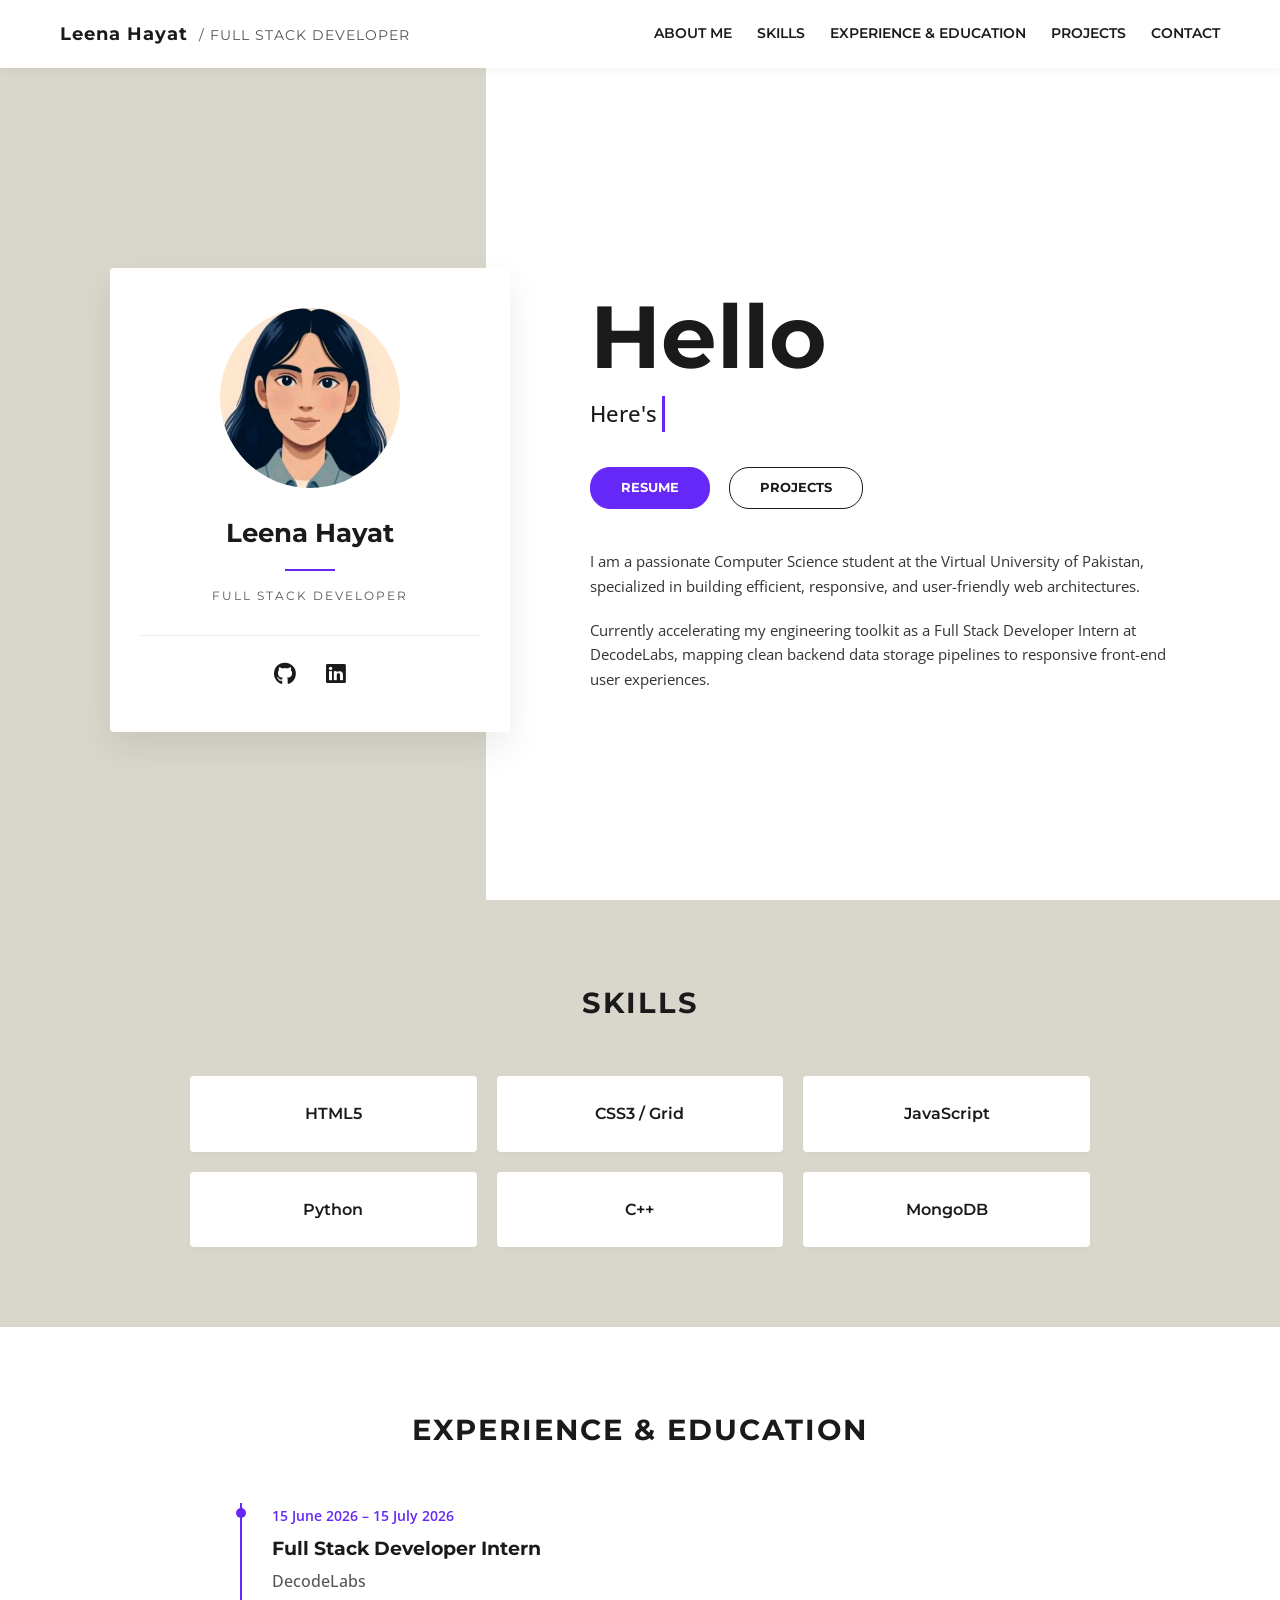
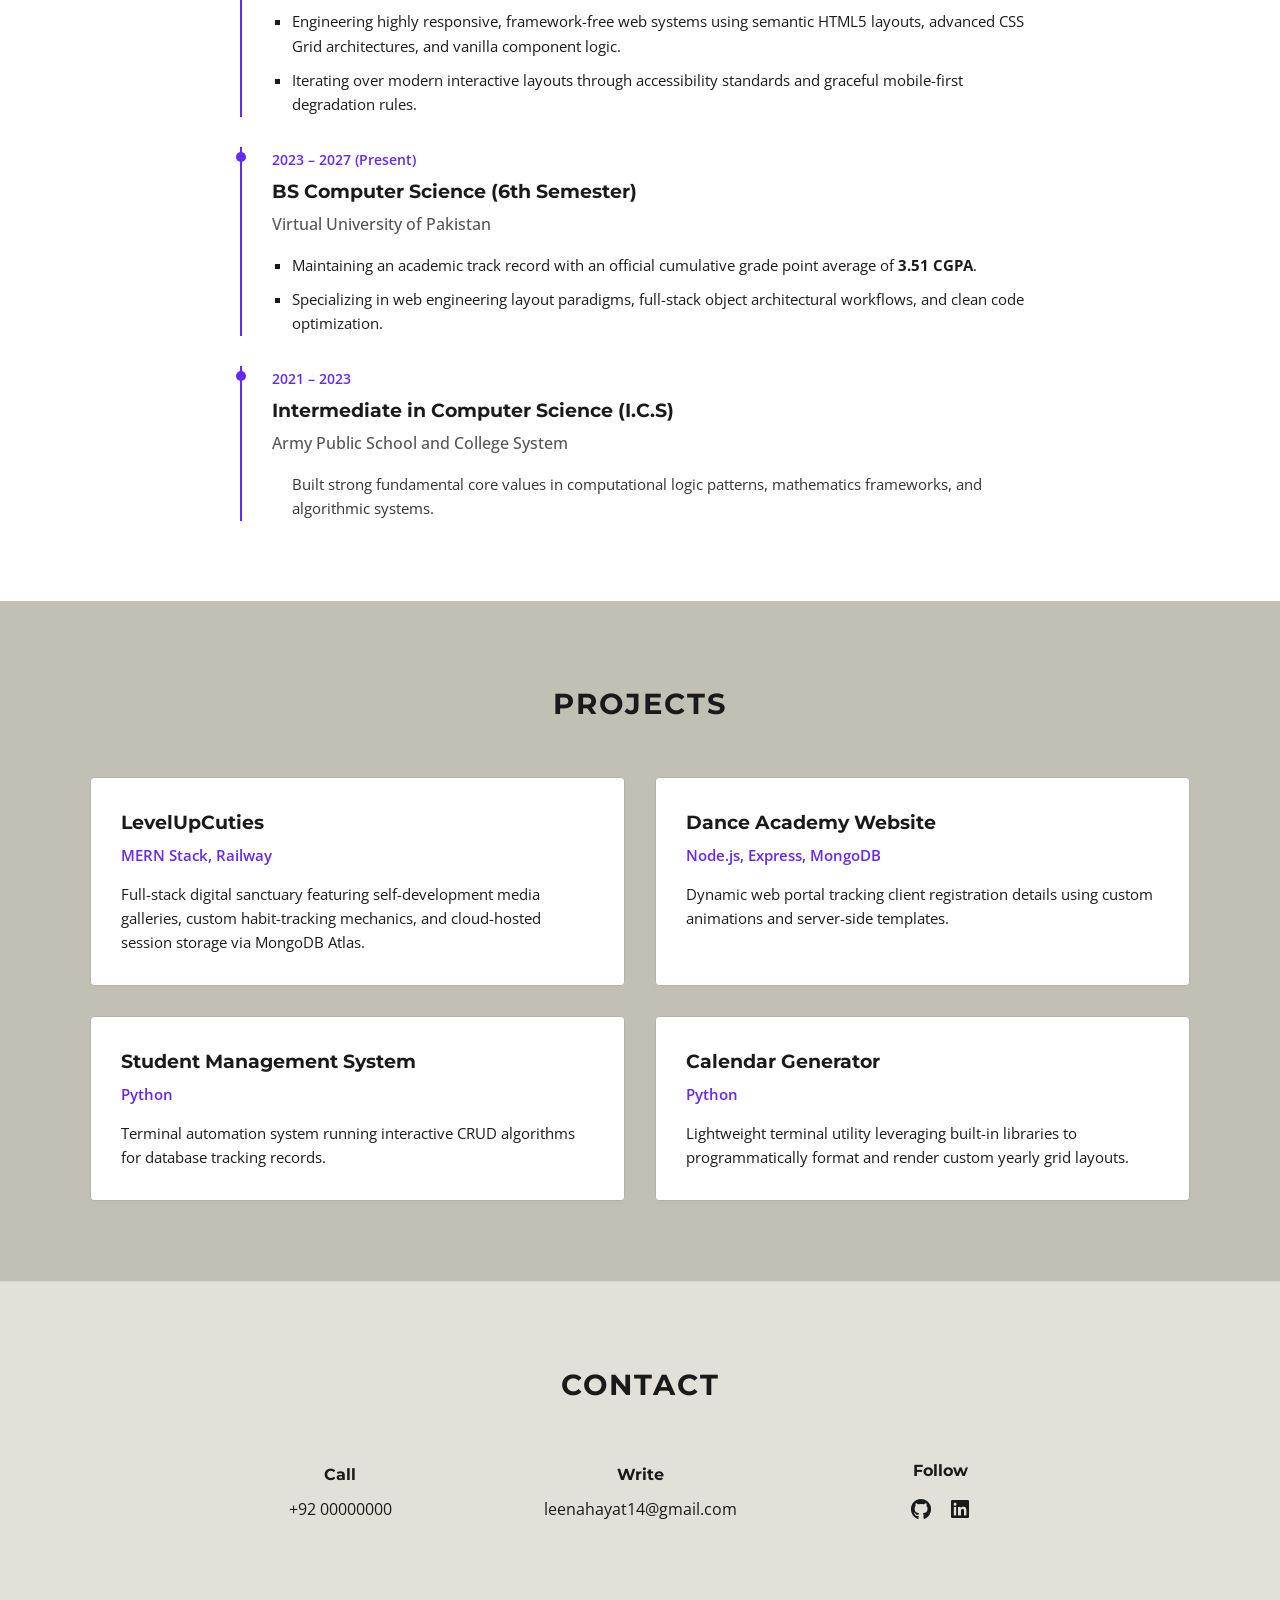
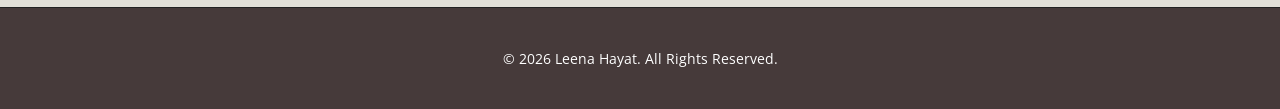
<file: index.html>
<!DOCTYPE html>
<html lang="en">
<head>
    <meta charset="UTF-8">
    <meta name="viewport" content="width=device-width, initial-scale=1.0">
    <title>Leena Hayat | Portfolio</title>
    <link rel="stylesheet" href="style.css">
    <link rel="preconnect" href="https://fonts.googleapis.com">
    <link rel="preconnect" href="https://fonts.gstatic.com" crossorigin>
    <link href="https://fonts.googleapis.com/css2?family=Montserrat:wght@400;600;700&family=Open+Sans:wght@400;500&display=swap" rel="stylesheet">
    <link rel="stylesheet" href="https://cdnjs.cloudflare.com/ajax/libs/font-awesome/6.4.0/css/all.min.css">
</head>
<body>

    <header class="navbar">
        <div class="nav-container">
            <div class="logo">
                <strong>Leena Hayat</strong> <span class="title-sub">/ FULL STACK DEVELOPER</span>
            </div>
            <button class="menu-toggle" aria-label="Toggle Navigation" onclick="toggleMenu()">☰</button>
            <nav class="nav-links" id="navLinks">
                <a href="#hero" onclick="toggleMenu()">ABOUT ME</a>
                <a href="#skills" onclick="toggleMenu()">SKILLS</a>
                <a href="#experience" onclick="toggleMenu()">EXPERIENCE & EDUCATION</a>
                <a href="#projects" onclick="toggleMenu()">PROJECTS</a>
                <a href="#contact" onclick="toggleMenu()">CONTACT</a>
            </nav>
        </div>
    </header>

    <main class="hero-wrapper" id="hero">
        <div class="hero-container">
            
            <div class="profile-card">
                <div class="avatar-container">
                    <img src="leenaprofile.jpeg" alt="Leena Hayat" class="profile-img">
                </div>
                <h2>Leena Hayat</h2>
                <div class="divider"></div>
                <p class="card-sub">FULL STACK DEVELOPER</p>
                <div class="card-socials">
                    <a href="https://github.com/leenahayat" target="_blank" title="GitHub"><i class="fab fa-github"></i></a>
                    <a href="https://www.linkedin.com/in/leena-hayat/" target="_blank" title="LinkedIn"><i class="fab fa-linkedin"></i></a>
                </div>
            </div>

            <div class="hero-text-content">
                <h1 class="main-heading" id="typewriter-title"></h1>
                <p class="tagline" id="typewriter-sub"></p>
                
                <div class="cta-buttons">
                    <a href="Leena_Hayat_CV_.pdf" target="_blank" class="btn btn-primary">RESUME</a>
                    <a href="#projects" class="btn btn-secondary">PROJECTS</a>
                </div>

                <div class="about-paragraphs">
                    <p>I am a passionate Computer Science student at the Virtual University of Pakistan, specialized in building efficient, responsive, and user-friendly web architectures.</p>
                    <p>Currently accelerating my engineering toolkit as a Full Stack Developer Intern at DecodeLabs, mapping clean backend data storage pipelines to responsive front-end user experiences.</p>
                </div>
            </div>

        </div>
    </main>

    <section class="skills-section" id="skills">
        <h2 class="section-title">SKILLS</h2>
        <div class="skills-grid">
            <div class="skill-card">HTML5</div>
            <div class="skill-card">CSS3 / Grid</div>
            <div class="skill-card">JavaScript</div>
            <div class="skill-card">Python</div>
            <div class="skill-card">C++</div>
            <div class="skill-card">MongoDB</div>
        </div>
    </section>

    <section class="experience-section" id="experience">
        <h2 class="section-title">EXPERIENCE & EDUCATION</h2>
        <div class="timeline-container">
            
            <div class="experience-box">
                <span class="timeline-date">15 June 2026 – 15 July 2026</span>
                <h3>Full Stack Developer Intern</h3>
                <h4 class="company-name">DecodeLabs</h4>
                <ul class="exp-details">
                    <li>Engineering highly responsive, framework-free web systems using semantic HTML5 layouts, advanced CSS Grid architectures, and vanilla component logic.</li>
                    <li>Iterating over modern interactive layouts through accessibility standards and graceful mobile-first degradation rules.</li>
                </ul>
            </div>

            <div class="experience-box">
                <span class="timeline-date">2023 – 2027 (Present)</span>
                <h3>BS Computer Science (6th Semester)</h3>
                <h4 class="company-name">Virtual University of Pakistan</h4>
                <ul class="exp-details">
                    <li>Maintaining an academic track record with an official cumulative grade point average of <strong>3.51 CGPA</strong>.</li>
                    <li>Specializing in web engineering layout paradigms, full-stack object architectural workflows, and clean code optimization.</li>
                </ul>
            </div>

            <div class="experience-box">
                <span class="timeline-date">2021 – 2023</span>
                <h3>Intermediate in Computer Science (I.C.S)</h3>
                <h4 class="company-name">Army Public School and College System</h4>
                <p style="font-size: 0.95rem; margin-top: 8px; color: #333333; padding-left: 20px;">
                    Built strong fundamental core values in computational logic patterns, mathematics frameworks, and algorithmic systems.
                </p>
            </div>

        </div>
    </section>

    <section class="projects-section" id="projects">
        <h2 class="section-title">PROJECTS</h2>
        
        <div class="gallery-wrapper-mobile">
            <div class="projects-grid" id="projectGrid">
                
                <a href="https://github.com/leenahayat" target="_blank" class="project-card">
                    <h3>LevelUpCuties</h3>
                    <p class="proj-stack">MERN Stack, Railway</p>
                    <p>Full-stack digital sanctuary featuring self-development media galleries, custom habit-tracking mechanics, and cloud-hosted session storage via MongoDB Atlas.</p>
                </a>

                <a href="https://github.com/leenahayat" target="_blank" class="project-card">
                    <h3>Dance Academy Website</h3>
                    <p class="proj-stack">Node.js, Express, MongoDB</p>
                    <p>Dynamic web portal tracking client registration details using custom animations and server-side templates.</p>
                </a>

                <a href="https://github.com/leenahayat" target="_blank" class="project-card">
                    <h3>Student Management System</h3>
                    <p class="proj-stack">Python</p>
                    <p>Terminal automation system running interactive CRUD algorithms for database tracking records.</p>
                </a>

                <a href="https://github.com/leenahayat" target="_blank" class="project-card">
                    <h3>Calendar Generator</h3>
                    <p class="proj-stack">Python</p>
                    <p>Lightweight terminal utility leveraging built-in libraries to programmatically format and render custom yearly grid layouts.</p>
                </a>

            </div>

            <div class="gallery-dots" id="galleryDots">
                <span class="dot active"></span>
                <span class="dot"></span>
                <span class="dot"></span>
                <span class="dot"></span>
            </div>
        </div>
    </section>

    <section class="contact-section" id="contact">
        <h2 class="section-title">CONTACT</h2>
        <div class="contact-info-grid">
            <div class="contact-item">
                <strong>Call</strong>
                <p>+92 00000000</p>
            </div>
            <div class="contact-item">
                <strong>Write</strong>
                <p>leenahayat14@gmail.com</p>
            </div>
            <div class="contact-item">
                <strong>Follow</strong>
                <div class="footer-socials">
                    <a href="https://github.com/leenahayat" target="_blank" title="GitHub"><i class="fab fa-github"></i></a>
                    <a href="https://www.linkedin.com/in/leena-hayat/" target="_blank" title="LinkedIn"><i class="fab fa-linkedin"></i></a>
                </div>
            </div>
        </div>
    </section>

    <footer class="footer">
        <p>&copy; 2026 Leena Hayat. All Rights Reserved.</p>
    </footer>

    <script>
        // Navbar toggle control
        function toggleMenu() {
            const navLinks = document.getElementById('navLinks');
            const toggleBtn = document.querySelector('.menu-toggle');
            
            if(window.innerWidth <= 768) {
                navLinks.classList.toggle('active');
                toggleBtn.textContent = navLinks.classList.contains('active') ? '✕' : '☰';
            }
        }

        // Asynchronous Typewriter Animation Engine
        const titleText = "Hello";
        const subText = "Here's who I am & what I do";
        
        let titleIndex = 0;
        let subIndex = 0;
        
        const titleElement = document.getElementById("typewriter-title");
        const subElement = document.getElementById("typewriter-sub");

        function typeTitle() {
            if (titleIndex < titleText.length) {
                titleElement.innerHTML += titleText.charAt(titleIndex);
                titleIndex++;
                setTimeout(typeTitle, 120); // Speed of "Hello" typing
            } else {
                titleElement.style.borderRight = "none";
                setTimeout(typeSub, 400);
            }
        }

        function typeSub() {
            subElement.style.borderRight = "3px solid var(--color-accent)";
            
            if (subIndex < subText.length) {
                subElement.innerHTML += subText.charAt(subIndex);
                subIndex++;
                setTimeout(typeSub, 60); // Speed of tagline typing
            }
        }

        // Mobile Gallery Carousel Navigation Dots Dynamic Sync Tracker
        const projectGrid = document.getElementById('projectGrid');
        const dots = document.querySelectorAll('.gallery-dots .dot');

        if (projectGrid && dots.length > 0) {
            projectGrid.addEventListener('scroll', () => {
                const scrollLeft = projectGrid.scrollLeft;
                const cardWidth = projectGrid.querySelector('.project-card').clientWidth + 16; // Include structural card gap
                const activeIndex = Math.round(scrollLeft / cardWidth);
                
                dots.forEach((dot, index) => {
                    if (index === activeIndex) {
                        dot.classList.add('active');
                    } else {
                        dot.classList.remove('active');
                    }
                });
            });
        }

        // Initialize script on document load
        window.addEventListener("DOMContentLoaded", () => {
            titleElement.style.borderRight = "3px solid var(--color-accent)";
            setTimeout(typeTitle, 500);
        });
    </script>
</body>
</html>
</file>
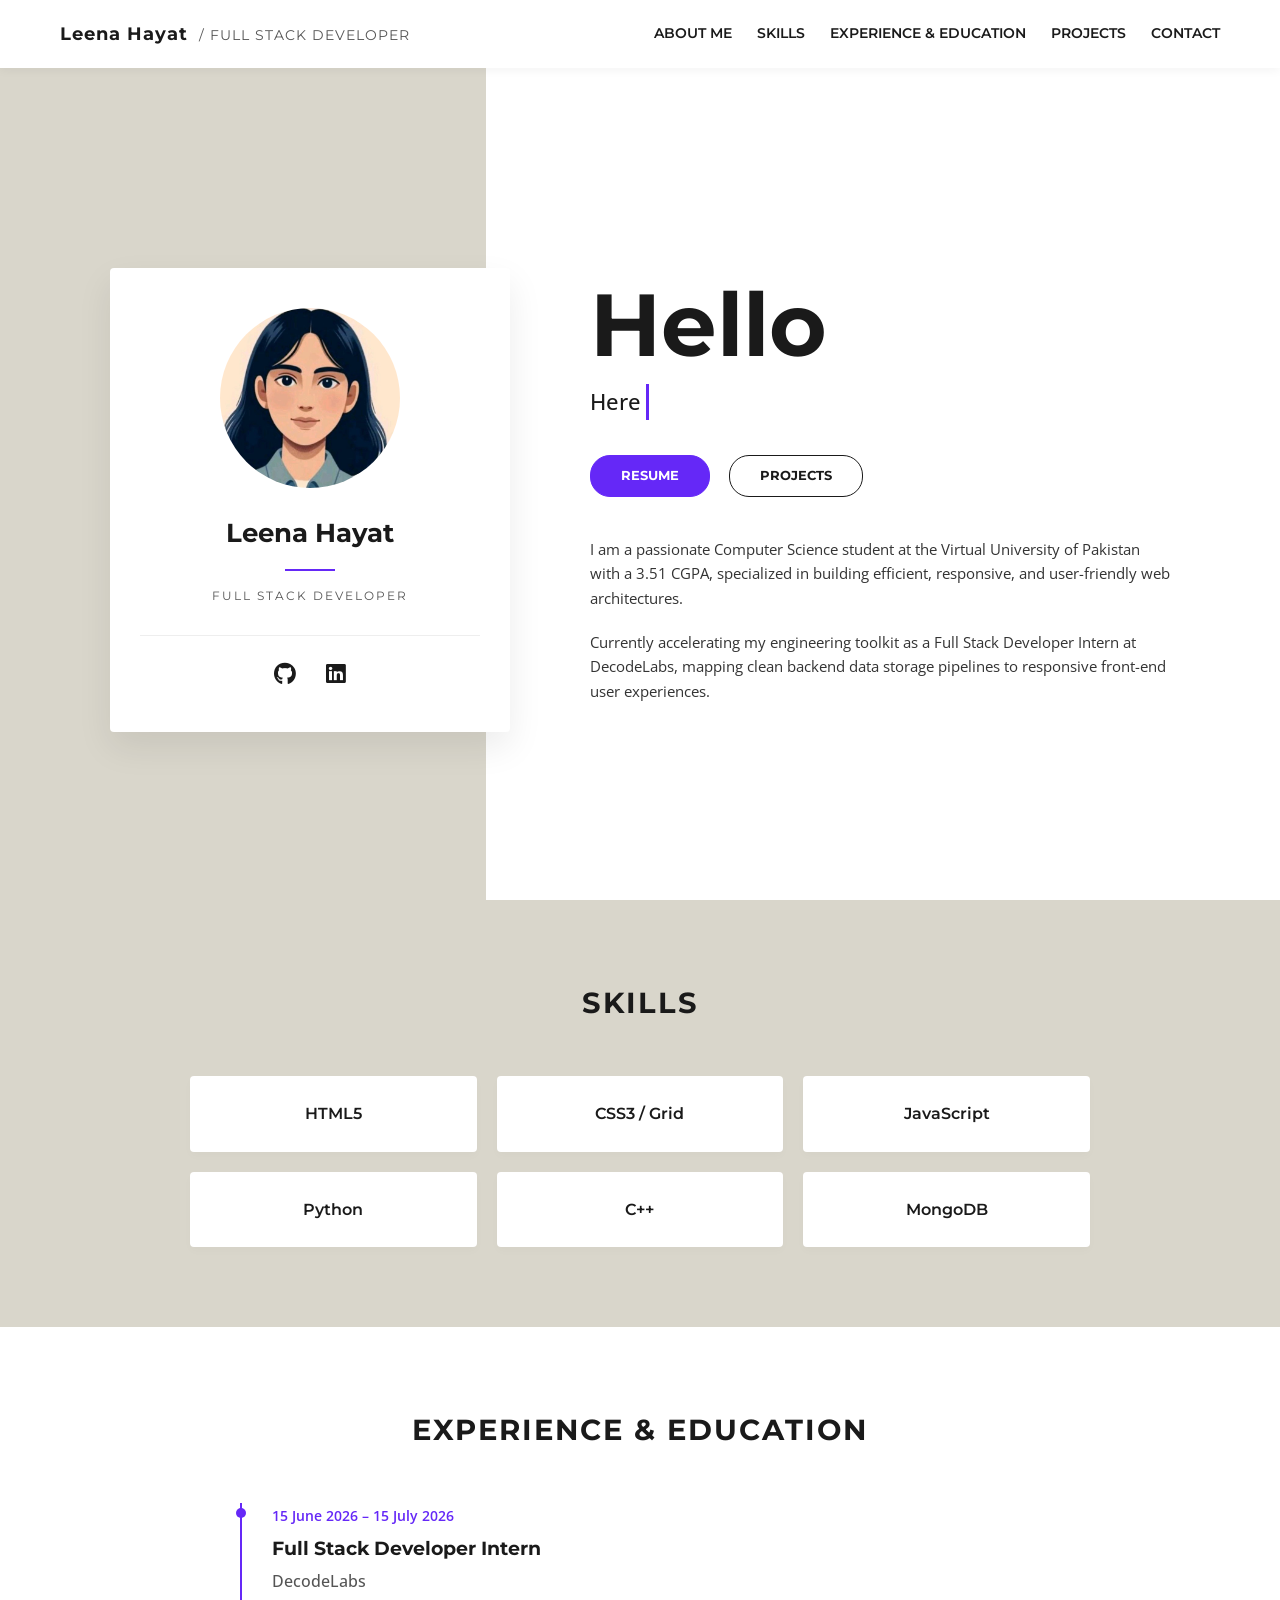
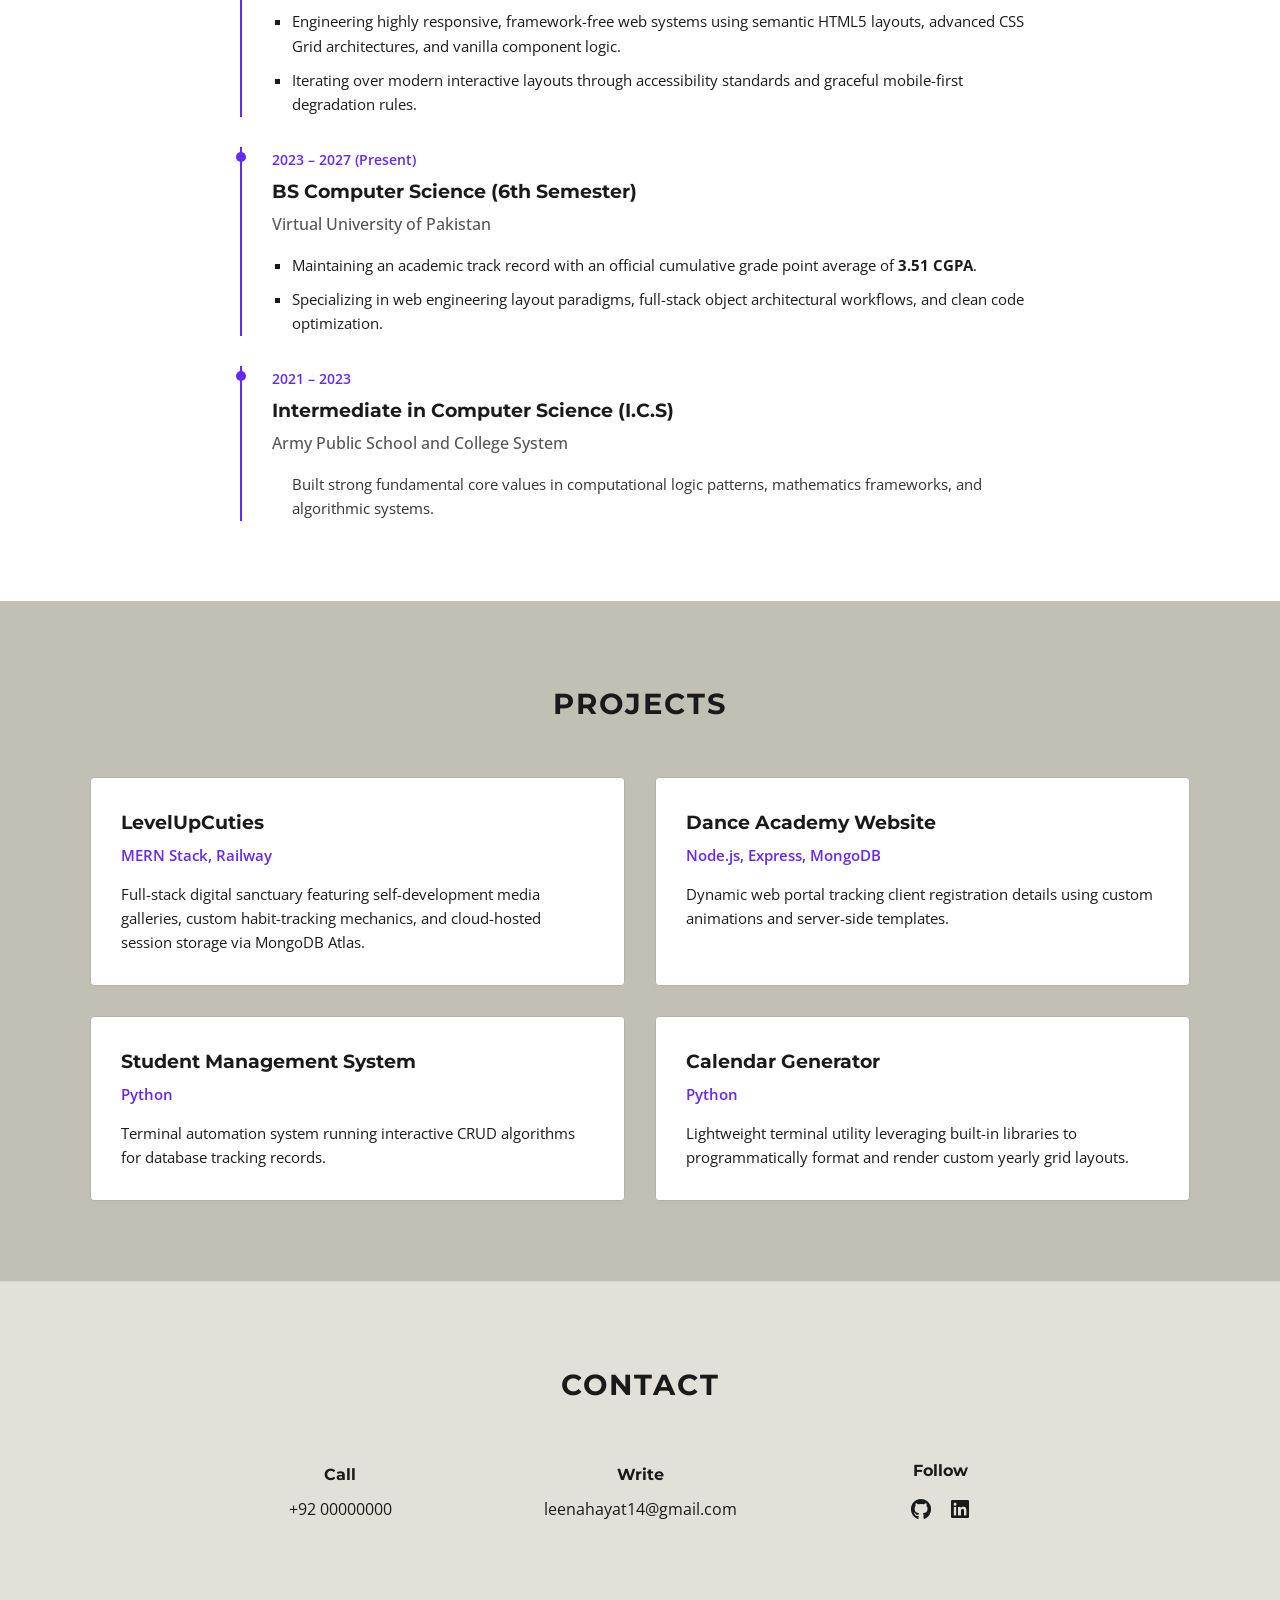
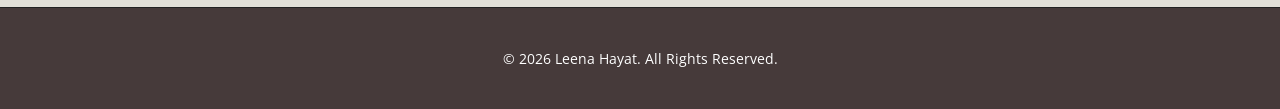
<file: mainpage.html>
<!DOCTYPE html>
<html lang="en">
<head>
    <meta charset="UTF-8">
    <meta name="viewport" content="width=device-width, initial-scale=1.0">
    <title>Leena Hayat | Portfolio</title>
    <link rel="stylesheet" href="style.css">
    <link rel="preconnect" href="https://fonts.googleapis.com">
    <link rel="preconnect" href="https://fonts.gstatic.com" crossorigin>
    <link href="https://fonts.googleapis.com/css2?family=Montserrat:wght@400;600;700&family=Open+Sans:wght@400;500&display=swap" rel="stylesheet">
    <link rel="stylesheet" href="https://cdnjs.cloudflare.com/ajax/libs/font-awesome/6.4.0/css/all.min.css">
</head>
<body>

    <header class="navbar">
        <div class="nav-container">
            <div class="logo">
                <strong>Leena Hayat</strong> <span class="title-sub">/ FULL STACK DEVELOPER</span>
            </div>
            <button class="menu-toggle" aria-label="Toggle Navigation" onclick="toggleMenu()">☰</button>
            <nav class="nav-links" id="navLinks">
                <a href="#hero" onclick="toggleMenu()">ABOUT ME</a>
                <a href="#skills" onclick="toggleMenu()">SKILLS</a>
                <a href="#experience" onclick="toggleMenu()">EXPERIENCE & EDUCATION</a>
                <a href="#projects" onclick="toggleMenu()">PROJECTS</a>
                <a href="#contact" onclick="toggleMenu()">CONTACT</a>
            </nav>
        </div>
    </header>

    <main class="hero-wrapper" id="hero">
        <div class="hero-container">
            
            <div class="profile-card">
                <div class="avatar-container">
                    <img src="leenaprofile.jpeg" alt="Leena Hayat" class="profile-img">
                </div>
                <h2>Leena Hayat</h2>
                <div class="divider"></div>
                <p class="card-sub">FULL STACK DEVELOPER</p>
                <div class="card-socials">
                    <a href="https://github.com/leenahayat" target="_blank" title="GitHub"><i class="fab fa-github"></i></a>
                    <a href="https://www.linkedin.com/in/leena-hayat/" target="_blank" title="LinkedIn"><i class="fab fa-linkedin"></i></a>
                </div>
            </div>

            <div class="hero-text-content">
                <h1 class="main-heading" id="typewriter-title"></h1>
                <p class="tagline" id="typewriter-sub"></p>
                
                <div class="cta-buttons">
                    <a href="Leena_Hayat_CV_.pdf" target="_blank" class="btn btn-primary">RESUME</a>
                    <a href="#projects" class="btn btn-secondary">PROJECTS</a>
                </div>

                <div class="about-paragraphs">
                    <p>I am a passionate Computer Science student at the Virtual University of Pakistan with a 3.51 CGPA, specialized in building efficient, responsive, and user-friendly web architectures.</p>
                    <p>Currently accelerating my engineering toolkit as a Full Stack Developer Intern at DecodeLabs, mapping clean backend data storage pipelines to responsive front-end user experiences.</p>
                </div>
            </div>

        </div>
    </main>

    <section class="skills-section" id="skills">
        <h2 class="section-title">SKILLS</h2>
        <div class="skills-grid">
            <div class="skill-card">HTML5</div>
            <div class="skill-card">CSS3 / Grid</div>
            <div class="skill-card">JavaScript</div>
            <div class="skill-card">Python</div>
            <div class="skill-card">C++</div>
            <div class="skill-card">MongoDB</div>
        </div>
    </section>

    <section class="experience-section" id="experience">
        <h2 class="section-title">EXPERIENCE & EDUCATION</h2>
        <div class="timeline-container">
            
            <div class="experience-box">
                <span class="timeline-date">15 June 2026 – 15 July 2026</span>
                <h3>Full Stack Developer Intern</h3>
                <h4 class="company-name">DecodeLabs</h4>
                <ul class="exp-details">
                    <li>Engineering highly responsive, framework-free web systems using semantic HTML5 layouts, advanced CSS Grid architectures, and vanilla component logic.</li>
                    <li>Iterating over modern interactive layouts through accessibility standards and graceful mobile-first degradation rules.</li>
                </ul>
            </div>

            <div class="experience-box">
                <span class="timeline-date">2023 – 2027 (Present)</span>
                <h3>BS Computer Science (6th Semester)</h3>
                <h4 class="company-name">Virtual University of Pakistan</h4>
                <ul class="exp-details">
                    <li>Maintaining an academic track record with an official cumulative grade point average of <strong>3.51 CGPA</strong>.</li>
                    <li>Specializing in web engineering layout paradigms, full-stack object architectural workflows, and clean code optimization.</li>
                </ul>
            </div>

            <div class="experience-box">
                <span class="timeline-date">2021 – 2023</span>
                <h3>Intermediate in Computer Science (I.C.S)</h3>
                <h4 class="company-name">Army Public School and College System</h4>
                <p style="font-size: 0.95rem; margin-top: 8px; color: #333333; padding-left: 20px;">
                    Built strong fundamental core values in computational logic patterns, mathematics frameworks, and algorithmic systems.
                </p>
            </div>

        </div>
    </section>

    <section class="projects-section" id="projects">
        <h2 class="section-title">PROJECTS</h2>
        
        <div class="gallery-wrapper-mobile">
            <div class="projects-grid" id="projectGrid">
                
                <a href="https://github.com/leenahayat" target="_blank" class="project-card">
                    <h3>LevelUpCuties</h3>
                    <p class="proj-stack">MERN Stack, Railway</p>
                    <p>Full-stack digital sanctuary featuring self-development media galleries, custom habit-tracking mechanics, and cloud-hosted session storage via MongoDB Atlas.</p>
                </a>

                <a href="https://github.com/leenahayat" target="_blank" class="project-card">
                    <h3>Dance Academy Website</h3>
                    <p class="proj-stack">Node.js, Express, MongoDB</p>
                    <p>Dynamic web portal tracking client registration details using custom animations and server-side templates.</p>
                </a>

                <a href="https://github.com/leenahayat" target="_blank" class="project-card">
                    <h3>Student Management System</h3>
                    <p class="proj-stack">Python</p>
                    <p>Terminal automation system running interactive CRUD algorithms for database tracking records.</p>
                </a>

                <a href="https://github.com/leenahayat" target="_blank" class="project-card">
                    <h3>Calendar Generator</h3>
                    <p class="proj-stack">Python</p>
                    <p>Lightweight terminal utility leveraging built-in libraries to programmatically format and render custom yearly grid layouts.</p>
                </a>

            </div>

            <div class="gallery-dots" id="galleryDots">
                <span class="dot active"></span>
                <span class="dot"></span>
                <span class="dot"></span>
                <span class="dot"></span>
            </div>
        </div>
    </section>

    <section class="contact-section" id="contact">
        <h2 class="section-title">CONTACT</h2>
        <div class="contact-info-grid">
            <div class="contact-item">
                <strong>Call</strong>
                <p>+92 00000000</p>
            </div>
            <div class="contact-item">
                <strong>Write</strong>
                <p>leenahayat14@gmail.com</p>
            </div>
            <div class="contact-item">
                <strong>Follow</strong>
                <div class="footer-socials">
                    <a href="https://github.com/leenahayat" target="_blank" title="GitHub"><i class="fab fa-github"></i></a>
                    <a href="https://www.linkedin.com/in/leena-hayat/" target="_blank" title="LinkedIn"><i class="fab fa-linkedin"></i></a>
                </div>
            </div>
        </div>
    </section>

    <footer class="footer">
        <p>&copy; 2026 Leena Hayat. All Rights Reserved.</p>
    </footer>

    <script>
        // Navbar toggle control
        function toggleMenu() {
            const navLinks = document.getElementById('navLinks');
            const toggleBtn = document.querySelector('.menu-toggle');
            
            if(window.innerWidth <= 768) {
                navLinks.classList.toggle('active');
                toggleBtn.textContent = navLinks.classList.contains('active') ? '✕' : '☰';
            }
        }

        // Asynchronous Typewriter Animation Engine
        const titleText = "Hello";
        const subText = "Here's who I am & what I do";
        
        let titleIndex = 0;
        let subIndex = 0;
        
        const titleElement = document.getElementById("typewriter-title");
        const subElement = document.getElementById("typewriter-sub");

        function typeTitle() {
            if (titleIndex < titleText.length) {
                titleElement.innerHTML += titleText.charAt(titleIndex);
                titleIndex++;
                setTimeout(typeTitle, 120); // Speed of "Hello" typing
            } else {
                titleElement.style.borderRight = "none";
                setTimeout(typeSub, 400);
            }
        }

        function typeSub() {
            subElement.style.borderRight = "3px solid var(--color-accent)";
            
            if (subIndex < subText.length) {
                subElement.innerHTML += subText.charAt(subIndex);
                subIndex++;
                setTimeout(typeSub, 60); // Speed of tagline typing
            }
        }

        // Mobile Gallery Carousel Navigation Dots Dynamic Sync Tracker
        const projectGrid = document.getElementById('projectGrid');
        const dots = document.querySelectorAll('.gallery-dots .dot');

        if (projectGrid && dots.length > 0) {
            projectGrid.addEventListener('scroll', () => {
                const scrollLeft = projectGrid.scrollLeft;
                const cardWidth = projectGrid.querySelector('.project-card').clientWidth + 16; // Include structural card gap
                const activeIndex = Math.round(scrollLeft / cardWidth);
                
                dots.forEach((dot, index) => {
                    if (index === activeIndex) {
                        dot.classList.add('active');
                    } else {
                        dot.classList.remove('active');
                    }
                });
            });
        }

        // Initialize script on document load
        window.addEventListener("DOMContentLoaded", () => {
            titleElement.style.borderRight = "3px solid var(--color-accent)";
            setTimeout(typeTitle, 500);
        });
    </script>
</body>
</html>
</file>
<file: style.css>
:root {
    --bg-warm-canvas: #D9D6CB;    
    --bg-projects-darker: #C2BFB4; 
    --color-accent: #6528F7;      
    --color-dark: #1A1A1A;        
    --color-darkest-grey: #463a3a; 
    --color-muted: #555555;      
    --font-headings: 'Montserrat', sans-serif;
    --font-body: 'Open Sans', sans-serif;
}

* {
    margin: 0;
    padding: 0;
    box-sizing: border-box;
}

html {
    scroll-behavior: smooth;
}

body {
    background-color: #FFFFFF;
    color: var(--color-dark);
    font-family: var(--font-body);
    line-height: 1.6;
    overflow-x: hidden;
}


.navbar {
    position: fixed;
    top: 0;
    left: 0;
    width: 100%;
    background: #FFFFFF;
    z-index: 9999;
    box-shadow: 0 2px 10px rgba(0, 0, 0, 0.05);
}

.nav-container {
    max-width: 1200px;
    margin: 0 auto;
    display: flex;
    justify-content: space-between;
    align-items: center;
    padding: 20px 20px;
    position: relative;
}

.logo {
    font-family: var(--font-headings);
    font-size: 1.1rem;
    letter-spacing: 1px;
}

.title-sub {
    color: var(--color-muted);
    font-size: 0.85rem;
    font-weight: 400;
    margin-left: 5px;
}

.nav-links {
    display: flex;
    align-items: center;
}

.nav-links a {
    text-decoration: none;
    color: var(--color-dark);
    font-family: var(--font-headings);
    font-size: 0.85rem;
    font-weight: 600;
    margin-left: 25px;
    transition: color 0.2s ease;
}

.nav-links a:hover {
    color: var(--color-accent);
}

.menu-toggle {
    display: none;
    background: none;
    border: none;
    font-size: 1.8rem;
    cursor: pointer;
    color: var(--color-dark);
    z-index: 10000;
}


.hero-wrapper {
    min-height: 100vh;
    padding-top: 100px;
    display: flex;
    align-items: center;
    position: relative;
}

.hero-wrapper::before {
    content: '';
    position: absolute;
    top: 0;
    left: 0;
    width: 38%;
    height: 100%;
    background-color: var(--bg-warm-canvas);
    z-index: -1;
}

.hero-container {
    max-width: 1100px;
    margin: 0 auto;
    width: 100%;
    display: grid;
    grid-template-columns: 400px 1fr;
    gap: 60px;
    padding: 40px 20px;
    align-items: center;
}


.profile-card {
    background: #FFFFFF;
    box-shadow: 0 15px 35px rgba(0, 0, 0, 0.08);
    border-radius: 4px;
    padding: 40px 30px;
    text-align: center;
}

.avatar-container {
    width: 180px;
    height: 180px;
    border-radius: 50%;
    margin: 0 auto 25px auto;
    overflow: hidden;
    background: rgba(0, 0, 0, 0.05);
}

.profile-img {
    width: 100%;
    height: 100%;
    object-fit: cover;
}

.profile-card h2 {
    font-family: var(--font-headings);
    font-size: 1.6rem;
    margin-bottom: 15px;
}

.divider {
    width: 50px;
    height: 2px;
    background-color: var(--color-accent);
    margin: 0 auto 15px auto;
}

.card-sub {
    font-family: var(--font-headings);
    letter-spacing: 2px;
    font-size: 0.75rem;
    color: var(--color-muted);
    margin-bottom: 30px;
}

.card-socials {
    display: flex;
    justify-content: center;
    gap: 30px;
    border-top: 1px solid #EEEEEE;
    padding-top: 20px;
}

.card-socials a {
    text-decoration: none;
    color: var(--color-dark);
    font-size: 1.4rem;
    transition: color 0.2s ease;
}

.card-socials a:hover {
    color: var(--color-accent);
}

/* Right Narrative Grid Column */
.hero-text-content {
    padding-left: 20px;
}

.main-heading {
    font-family: var(--font-headings);
    font-size: 5.5rem;
    font-weight: 700;
    line-height: 1.1;
    display: inline-block;
    padding-right: 5px;
    margin-bottom: 10px;
    white-space: nowrap;
    animation: blinkCursor 0.8s step-end infinite;
}

.tagline {
    font-size: 1.4rem;
    margin-bottom: 35px;
    font-weight: 500;
    display: block;
    width: max-content;
    max-width: 100%;
    padding-right: 5px;
    white-space: nowrap;
    animation: blinkCursor 0.8s step-end infinite;
}

@media (max-width: 480px) {
    .main-heading, .tagline {
        white-space: normal !important;
        border-right: none !important;
        animation: none !important;
    }
}

@keyframes blinkCursor {
    from, to { border-color: transparent }
    50% { border-color: var(--color-accent); }
}

.cta-buttons {
    margin-bottom: 40px;
}

.btn {
    display: inline-block;
    padding: 10px 30px;
    border-radius: 20px;
    text-decoration: none;
    font-family: var(--font-headings);
    font-size: 0.8rem;
    font-weight: 700;
    margin-right: 15px;
    transition: all 0.2s ease;
}

.btn-primary {
    background-color: var(--color-accent);
    color: #FFFFFF;
    border: 1px solid var(--color-accent);
}

.btn-primary:hover {
    background-color: #4C11D3;
}

.btn-secondary {
    background-color: transparent;
    color: var(--color-dark);
    border: 1px solid var(--color-dark);
}

.btn-secondary:hover {
    background-color: var(--color-dark);
    color: #FFFFFF;
}

.about-paragraphs p {
    margin-bottom: 20px;
    color: #333333;
    font-size: 0.95rem;
}

/* --- Section Standards --- */
.section-title {
    font-family: var(--font-headings);
    text-align: center;
    font-size: 1.8rem;
    letter-spacing: 2px;
    margin-bottom: 50px;
    position: relative;
}


.skills-section {
    background-color: var(--bg-warm-canvas);
    padding: 80px 20px;
}

.skills-grid {
    max-width: 900px;
    margin: 0 auto;
    display: grid;
    grid-template-columns: repeat(3, 1fr);
    gap: 20px;
}

.skill-card {
    background: #FFFFFF;
    padding: 25px;
    text-align: center;
    font-family: var(--font-headings);
    font-weight: 600;
    border-radius: 4px;
    box-shadow: 0 4px 10px rgba(0,0,0,0.02);
    position: relative;
    overflow: hidden;
    transition: transform 0.3s cubic-bezier(0.25, 1, 0.5, 1), box-shadow 0.3s ease;
}

.skill-card:hover {
    transform: translateY(-5px);
    box-shadow: 0 12px 24px rgba(0, 0, 0, 0.12);
}

.skill-card::before, .project-card::before {
    content: '';
    position: absolute;
    top: 0;
    left: -150%;
    width: 50%;
    height: 100%;
    background: linear-gradient(to right, rgba(255,255,255,0) 0%, rgba(255,255,255,0.4) 50%, rgba(255,255,255,0) 100%);
    transform: skewX(-25deg);
}

.skill-card:hover::before, .project-card:hover::before {
    animation: shineEffect 0.75s ease-in-out;
}

@keyframes shineEffect {
    100% { left: 200%; }
}


.experience-section {
    padding: 80px 20px;
    background: #FFFFFF;
}

.timeline-container {
    max-width: 800px;
    margin: 0 auto;
}

.experience-box {
    border-left: 2px solid var(--color-accent);
    padding-left: 30px;
    position: relative;
    margin-bottom: 30px;
}

.experience-box:last-child {
    margin-bottom: 0;
}

.experience-box::before {
    content: '';
    position: absolute;
    left: -6px;
    top: 5px;
    width: 10px;
    height: 10px;
    background-color: var(--color-accent);
    border-radius: 50%;
}

.timeline-date {
    font-weight: 600;
    color: var(--color-accent);
    font-size: 0.9rem;
}

.experience-box h3 {
    font-family: var(--font-headings);
    margin: 5px 0;
}

.company-name {
    color: var(--color-muted);
    font-weight: 500;
    margin-bottom: 15px;
}

.exp-details {
    list-style-type: square;
    padding-left: 20px;
}

.exp-details li {
    margin-bottom: 10px;
    font-size: 0.95rem;
}


.projects-section {
    padding: 80px 20px;
    background-color: var(--bg-projects-darker);
}

.projects-grid {
    max-width: 1100px;
    margin: 0 auto;
    display: grid;
    grid-template-columns: repeat(2, 1fr);
    gap: 30px;
}

.project-card {
    background: #FFFFFF;
    border: 1px solid #B5B2A8;
    padding: 30px;
    border-radius: 4px;
    box-shadow: 0 2px 5px rgba(0,0,0,0.02);
    text-decoration: none;
    color: inherit;
    display: block;
    position: relative;
    overflow: hidden;
    transition: transform 0.3s cubic-bezier(0.25, 1, 0.5, 1), box-shadow 0.3s ease, border-color 0.3s ease;
}

.project-card:hover {
    transform: translateY(-6px);
    box-shadow: 0 15px 30px rgba(0, 0, 0, 0.15);
    border-color: var(--color-accent);
}

.project-card h3 {
    font-family: var(--font-headings);
    margin-bottom: 5px;
}

.proj-stack {
    font-size: 0.8rem;
    color: var(--color-accent);
    font-weight: 600;
    margin-bottom: 15px;
}

.project-card p {
    font-size: 0.95rem;
}


.gallery-dots {
    display: none;
}

.contact-section {
    padding: 80px 20px;
    background: rgba(217, 214, 203, 0.75);
    backdrop-filter: blur(10px);
    -webkit-backdrop-filter: blur(10px);
    border-top: 1px solid rgba(0, 0, 0, 0.05);
}

.contact-info-grid {
    max-width: 900px;
    margin: 0 auto;
    display: grid;
    grid-template-columns: repeat(3, 1fr);
    text-align: center;
    align-items: center;
}

.contact-item strong {
    font-family: var(--font-headings);
    display: block;
    margin-bottom: 10px;
}

.footer-socials {
    display: flex;
    justify-content: center;
    gap: 20px;
}

.footer-socials a {
    color: var(--color-dark);
    font-size: 1.3rem;
    transition: color 0.2s ease;
}

.footer-socials a:hover {
    color: var(--color-accent);
}


.footer {
    background: var(--color-darkest-grey); 
    color: #FFFFFF; 
    text-align: center;
    padding: 40px 20px;
    border-top: 1px solid #222222;
    font-size: 0.85rem;
}

.footer p { color: #FFFFFF; }


@media (max-width: 1024px) {
    .hero-container {
        grid-template-columns: 1fr;
        justify-content: center;
    }
    .hero-wrapper::before {
        width: 100%;
        height: 450px;
    }
    .profile-card {
        max-width: 450px;
        margin: 0 auto;
    }
    .hero-text-content {
        text-align: center;
        padding-left: 0;
    }
}

@media screen and (max-width: 768px) {
    
    .menu-toggle {
        display: block;
    }

    .title-sub {
        display: none;
    }

    .nav-links {
        display: flex;
        flex-direction: column;
        position: absolute;
        top: 100%;
        left: 0;
        width: 100%;
        background-color: #FFFFFF;
        box-shadow: 0 8px 16px rgba(0, 0, 0, 0.08);
        padding: 0;
        max-height: 0;
        overflow: hidden;
        transition: max-height 0.3s cubic-bezier(0.4, 0, 0.2, 1), padding 0.3s ease;
    }

    .nav-links.active {
        max-height: 360px;
        padding: 10px 0;
        border-top: 1px solid #F5F5F5;
    }

    .nav-links a {
        width: 100%;
        text-align: center;
        padding: 12px 0 !important;
        margin: 0 !important;
        font-size: 0.9rem !important;
        font-weight: 600;
        color: var(--color-dark);
        border-bottom: 1px solid #FAFAFA;
    }

    .nav-links a:last-child { border-bottom: none; }
    .nav-links a:hover { background-color: #F9F9F9; color: var(--color-accent); }
    
 
    .hero-container {
        display: flex;
        flex-direction: column;
        align-items: center;
        text-align: center;
        padding: 2rem 1rem;
    }

    .profile-card {
        width: 100%;
        max-width: 320px;
        margin-bottom: 2.5rem;
        box-shadow: 0 8px 24px rgba(0, 0, 0, 0.06);
        border-radius: 16px;
        padding: 2rem 1.5rem;
    }

    .hero-text-content {
        width: 100%;
        display: flex;
        flex-direction: column;
        align-items: center; 
    }

    .main-heading {
        font-size: 2.5rem !important;
        margin-bottom: 0.5rem;
        text-align: center;
        display: block; 
        padding-right: 0;
    }


    .tagline {
        font-size: 1.1rem !important;
        text-align: center !important;
        margin: 0 auto 2rem auto !important; 
        padding-right: 0 !important;
        display: inline-block !important;
        width: auto !important;
    }

    .about-paragraphs p {
        font-size: 0.95rem;
        line-height: 1.6;
        text-align: justify;
        text-align-last: center;
        margin-bottom: 1rem;
        padding: 0 0.5rem;
    }

    .cta-buttons {
        display: flex;
        justify-content: center;
        gap: 12px;
        margin-bottom: 2rem;
        width: 100%;
    }

    .btn {
        width: 45%;
        padding: 10px 0;
        font-size: 0.9rem;
        margin-right: 0 !important;
    }

 
    .skills-grid {
        display: grid !important;
        grid-template-columns: repeat(2, 1fr) !important;
        gap: 12px !important;
        padding: 0 1rem;
    }

    .skill-card {
        padding: 14px 8px !important;
        font-size: 0.9rem !important;
        font-weight: 600;
        border-radius: 8px;
    }

    .experience-section { padding: 3rem 1rem !important; }
    .experience-box { padding: 1.5rem !important; margin-bottom: 1.5rem !important; border-radius: 12px; }
    .experience-box h3 { font-size: 1.15rem; }
    .exp-details { padding-left: 18px !important; }
    .exp-details li { font-size: 0.9rem !important; margin-bottom: 8px; }

    .projects-section {
        padding: 3rem 0rem 2rem 0rem !important; 
    }

    .projects-section .section-title {
        padding: 0 1rem;
        margin-bottom: 30px;
    }

    .gallery-wrapper-mobile {
        width: 100%;
        display: flex;
        flex-direction: column;
        align-items: center;
    }

    .projects-grid {
        display: flex !important;
        flex-direction: row !important;
        gap: 16px;
        width: 100%;
        overflow-x: auto !important;
        scroll-snap-type: x mandatory;
        padding: 0 24px 20px 24px;
        scrollbar-width: none; 
    }

    .projects-grid::-webkit-scrollbar {
        display: none;
    }


    .project-card {
        flex: 0 0 calc(100% - 16px) !important; 
        max-width: 340px;
        scroll-snap-align: center;
        background: #FFFFFF;
        border: none !important; 
        padding: 24px !important;
        border-radius: 16px !important; 
        box-shadow: 0 8px 24px rgba(0, 0, 0, 0.06) !important;
        white-space: normal;
        text-align: left;
    }


    .gallery-dots {
        display: flex;
        justify-content: center;
        align-items: center;
        gap: 8px;
        margin-top: 5px;
        width: 100%;
    }

    .gallery-dots .dot {
        width: 8px;
        height: 8px;
        background-color: #B5B2A8;
        border-radius: 50%;
        transition: background-color 0.2s ease, transform 0.2s ease;
    }


    .gallery-dots .dot.active {
        background-color: var(--color-accent);
        transform: scale(1.1);
    }


    .contact-info-grid {
        grid-template-columns: 1fr !important;
        gap: 1.5rem !important;
        text-align: center;
    }
}
</file>
